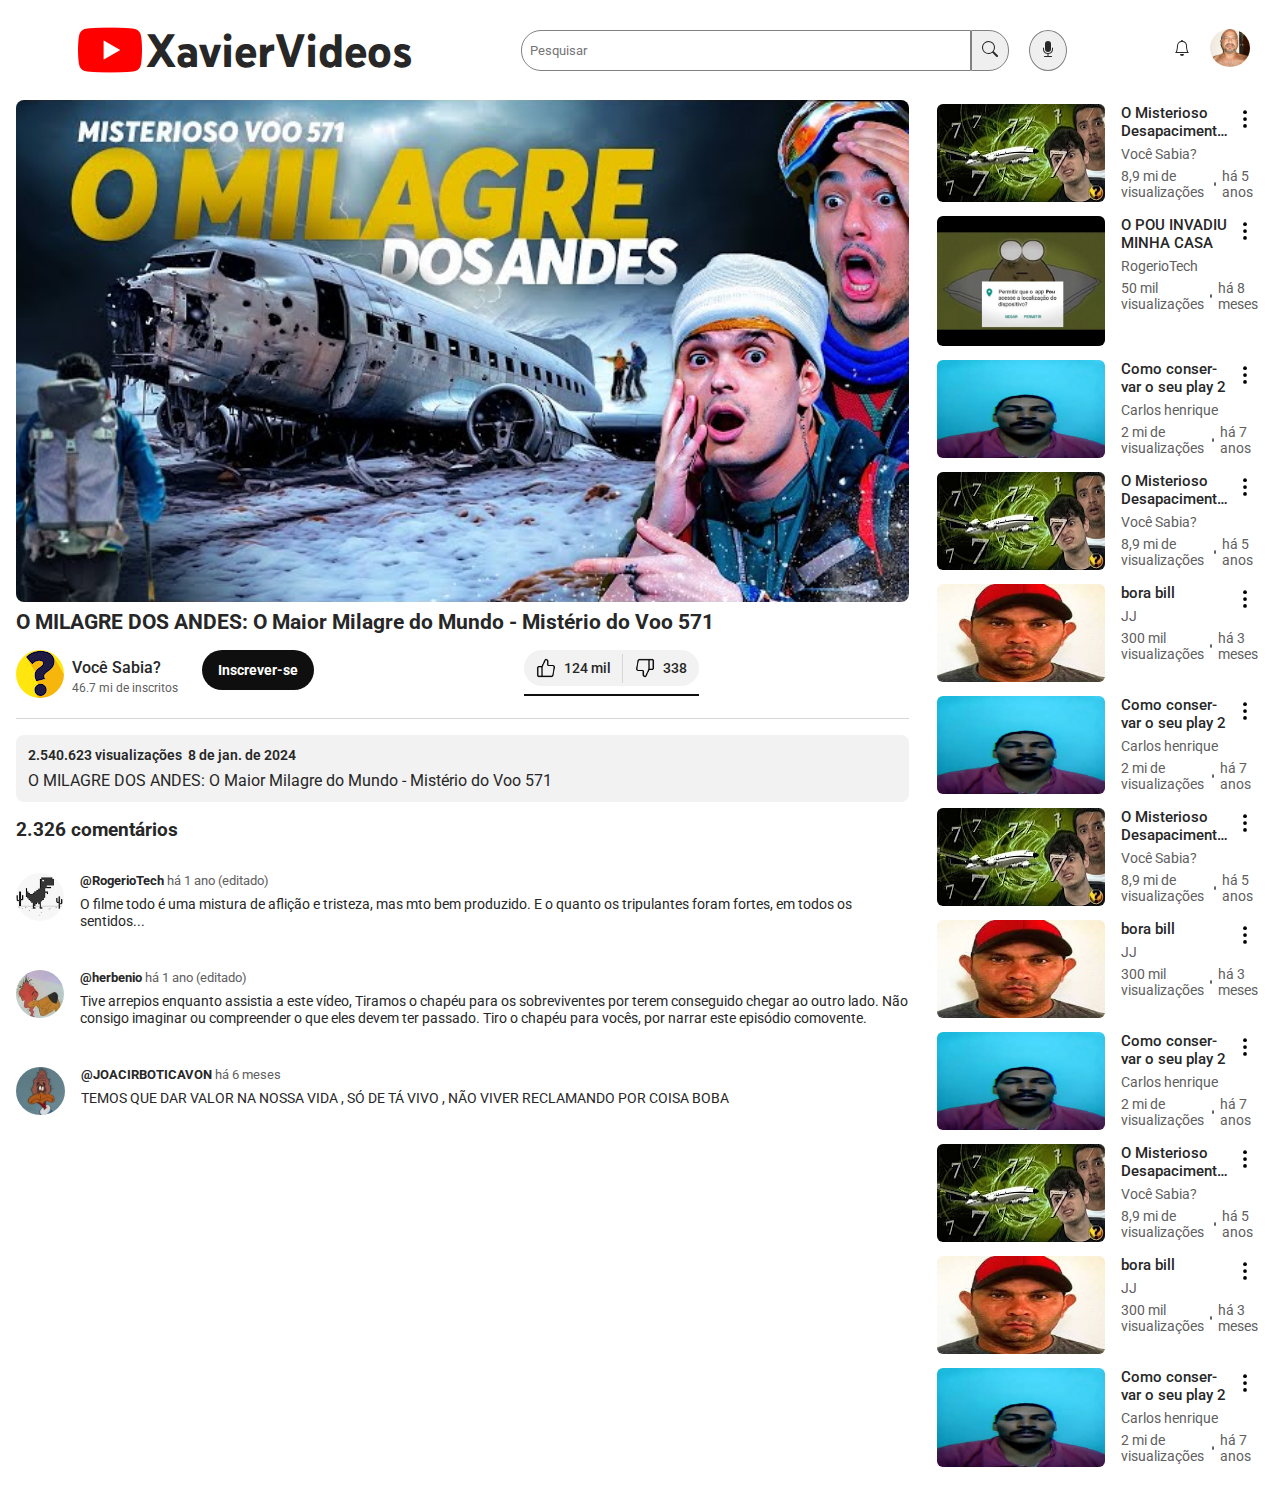
<file: index.html>
<!DOCTYPE html>
<html lang="pt-br">
<head>
  <meta charset="UTF-8">
  <meta name="viewport" content="width=device-width, initial-scale=1.0">
  <title>Mistério do Voo 571</title>
  <link rel="stylesheet" href="styles/header.css">
  <link rel="stylesheet" href="styles/recommended-bar.css">
  <link rel="stylesheet" href="styles/global.css">
  <link rel="stylesheet" href="styles/video.css">
  <link rel="stylesheet" href="styles/view-video.css">
  <link rel="stylesheet" href="styles/comments.css">
</head>
<body>
  <div class="container">
    <header class="header">
        <div class="left-section">
          <button class="hamburger-menu"></button>
          <a href="home.html" class="logo">
            <img class="youtubeLogo" src="src/icons/youtube-icon.png" alt="youtube-logo">
            <span>XavierVideos</span>
          </a>
        </div>
  
        <div class="search-bar">
          <input type="text" placeholder="Pesquisar">
          <button>
            <svg xmlns="http://www.w3.org/2000/svg" width="16" height="16" fill="currentColor" class="bi bi-search"
              viewBox="0 0 16 16">
              <path
                d="M11.742 10.344a6.5 6.5 0 1 0-1.397 1.398h-.001q.044.06.098.115l3.85 3.85a1 1 0 0 0 1.415-1.414l-3.85-3.85a1 1 0 0 0-.115-.1zM12 6.5a5.5 5.5 0 1 1-11 0 5.5 5.5 0 0 1 11 0" />
            </svg>
          </button>
          <button id="mic">
            <svg xmlns="http://www.w3.org/2000/svg" width="16" height="16" fill="currentColor" class="bi bi-mic-fill"
              viewBox="0 0 16 16">
              <path d="M5 3a3 3 0 0 1 6 0v5a3 3 0 0 1-6 0z" />
              <path
                d="M3.5 6.5A.5.5 0 0 1 4 7v1a4 4 0 0 0 8 0V7a.5.5 0 0 1 1 0v1a5 5 0 0 1-4.5 4.975V15h3a.5.5 0 0 1 0 1h-7a.5.5 0 0 1 0-1h3v-2.025A5 5 0 0 1 3 8V7a.5.5 0 0 1 .5-.5" />
            </svg>
          </button>
        </div>
  
        <div class="icons">
          <span><svg xmlns="http://www.w3.org/2000/svg" width="16" height="16" fill="currentColor" class="bi bi-bell"
              viewBox="0 0 16 16">
              <path
                d="M8 16a2 2 0 0 0 2-2H6a2 2 0 0 0 2 2M8 1.918l-.797.161A4 4 0 0 0 4 6c0 .628-.134 2.197-.459 3.742-.16.767-.376 1.566-.663 2.258h10.244c-.287-.692-.502-1.49-.663-2.258C12.134 8.197 12 6.628 12 6a4 4 0 0 0-3.203-3.92zM14.22 12c.223.447.481.801.78 1H1c.299-.199.557-.553.78-1C2.68 10.2 3 6.88 3 6c0-2.42 1.72-4.44 4.005-4.901a1 1 0 1 1 1.99 0A5 5 0 0 1 13 6c0 .88.32 4.2 1.22 6" />
            </svg></span>
          <span><img src="src/users/jailson.jpg"
              alt="foto de perfil"></span>
        </div>
    </header>
    <div class="content-container">
      <main class="main">
        <section class="video-player">
          
        </section>
        <section class="video-header">
          <h1>O MILAGRE DOS ANDES: O Maior Milagre do Mundo - Mistério do Voo 571</h1>
          <div class="video-row">
            <div class="video-channel">
              <div class="video-channel-content">
                <div class="video-channel-icon"><img src="src/users/voce-sabia.jpg" alt="Icone do canal Você Sabia?"></div>
                <div class="video-channel-info">
                  <span class="video-channel-title">
                    Você Sabia?
                  </span>
                  <span class="video-channel-subscribers">46.7 mi de inscritos</span>
                </div>
              </div>
              <button class="video-channel-subscribe-button">Inscrever-se</button>
            </div>
            <div class="rating">
              <div class="rating-buttons-wrap">
                <div class="like-button rating-button">
                  <span class="thumbs-up-icon rating-icon"></span> 
                  124 mil
                </div>
                <div class="rating-buttons-divider"></div>
                <div class="unlike-button rating-button">
                  <span class="thumbs-down-icon rating-icon"></span>
                  338
                </div>
              </div>
              <div class="rating-metric"></div>
            </div>
          </div>
        </section>
        <hr>
        <section class="video-description">
          <div class="video-info">
            <span>2.540.623 visualizações</span><span>&nbsp;</span> <span>8 de jan. de 2024</span>
          </div>
          <p class="video-description-content">
            O MILAGRE DOS ANDES: O Maior Milagre do Mundo - Mistério do Voo 571
          </p>
        </section>
        <section class="video-comments">
          <span class="comments-count">2.326 comentários</span>
          <div class="comment">
            <div class="user-pic">
              <img src="src/users/user-pic.jpg" alt="user rogeriotech pic">
            </div>
            <div class="comment-info">
              <div class="comment-user-info">
                <span class="comment-username">@RogerioTech</span>
                <span class="comment-data">há 1 ano (editado)</span>
              </div>
              <div class="comment-content">
                O filme todo é uma mistura de aflição e tristeza, mas mto bem produzido. E o quanto os tripulantes foram fortes, em todos os sentidos...
              </div>
              <div class="comment-row"></div>
            </div>
          </div>
          <div class="comment">
            <div class="user-pic">
              <img src="src/users/herbenio.jpg" alt="user rogeriotech pic">
            </div>
            <div class="comment-info">
              <div class="comment-user-info">
                <span class="comment-username">@herbenio</span>
                <span class="comment-data">há 1 ano (editado)</span>
              </div>
              <div class="comment-content">
                Tive arrepios enquanto assistia a este vídeo, Tiramos o chapéu para os sobreviventes por terem conseguido chegar ao outro lado. Não consigo imaginar ou compreender o que eles devem ter passado. Tiro o chapéu para vocês, por narrar este episódio comovente.
              </div>
              <div class="comment-row"></div>
            </div>
          </div>
          <div class="comment">
            <div class="user-pic">
              <img src="src/users/joacir.jpg" alt="user rogeriotech pic">
            </div>
            <div class="comment-info">
              <div class="comment-user-info">
                <span class="comment-username">@JOACIRBOTICAVON</span>
                <span class="comment-data">há 6 meses</span>
              </div>
              <div class="comment-content">
                TEMOS  QUE  DAR  VALOR  NA 
                NOSSA  VIDA  ,  SÓ  DE  TÁ  VIVO  , NÃO  VIVER  RECLAMANDO  POR  COISA  BOBA
              </div>
              <div class="comment-row"></div>
            </div>
          </div>
          <div class="view-more"><img src="src/icons/ellipsis.svg" alt="view-more ellipsis"></div>
        </section>
      </main>
      <aside class="navigation">
        <a href="#">
          <article class="recommended-video">
            <div class="recommended-video-thumb">
                <img src="src/videos/recommended1.jpg" alt="Thumbnail O Misterioso Desapacimento do VOO VARIG e o NÚMERO 7">
            </div>
            <div class="recommended-video-content">
              <h1>O Misterioso Desapacimento do VOO VARIG e o NÚMERO 7</h1>
              <div class="recommended-vertical-ellipsis">
                <img src="src/icons/vertical-ellipsis.svg" alt="vertical ellipsis">
              </div>
              <p class="recommended-channel-name">Você Sabia?</p>
              <p class="recommended-video-info">8,9 mi de visualizações <span class="information-divider"></span> há 5 anos</p>
            </div>
          </article>
        </a>
        <a href="#">
          <article class="recommended-video">
            <div class="recommended-video-thumb">
                <img src="src/videos/pou.jpg" alt="Thumbnail O pou invadiu minha casa">
            </div>
            <div class="recommended-video-content">
              <h1>O POU INVADIU MINHA CASA</h1>
              <div class="recommended-vertical-ellipsis">
                <img src="src/icons/vertical-ellipsis.svg" alt="vertical ellipsis">
              </div>
              <p class="recommended-channel-name">RogerioTech</p>
              <p class="recommended-video-info">50 mil visualizações <span class="information-divider"></span>há 8 meses</p>
            </div>
          </article>
        </a>
        <a href="#">
          <article class="recommended-video">
            <div class="recommended-video-thumb">
                <img src="src/videos/play2.jfif" alt="Thumbnail como conservar o seu play 2">
            </div>
            <div class="recommended-video-content">
              <h1>Como conservar o seu play 2</h1>
              <div class="recommended-vertical-ellipsis">
                <img src="src/icons/vertical-ellipsis.svg" alt="vertical ellipsis">
              </div>
              <p class="recommended-channel-name">Carlos henrique</p>
              <p class="recommended-video-info">2 mi de visualizações <span class="information-divider"></span> há 7 anos</p>
            </div>
          </article>
        </a>
        <a href="#">
          <article class="recommended-video">
            <div class="recommended-video-thumb">
                <img src="src/videos/recommended1.jpg" alt="Thumbnail O Misterioso Desapacimento do VOO VARIG e o NÚMERO 7">
            </div>
            <div class="recommended-video-content">
              <h1>O Misterioso Desapacimento do VOO VARIG e o NÚMERO 7</h1>
              <div class="recommended-vertical-ellipsis">
                <img src="src/icons/vertical-ellipsis.svg" alt="vertical ellipsis">
              </div>
              <p class="recommended-channel-name">Você Sabia?</p>
              <p class="recommended-video-info">8,9 mi de visualizações <span class="information-divider"></span> há 5 anos</p>
            </div>
          </article>
        </a>
        <a href="#">
          <article class="recommended-video">
            <div class="recommended-video-thumb">
                <img src="src/videos/bora-bill.jfif" alt="Thumbnail bora bill">
            </div>
            <div class="recommended-video-content">
              <h1>bora bill</h1>
              <div class="recommended-vertical-ellipsis">
                <img src="src/icons/vertical-ellipsis.svg" alt="vertical ellipsis">
              </div>
              <p class="recommended-channel-name">JJ</p>
              <p class="recommended-video-info">300 mil visualizações <span class="information-divider"></span> há 3 meses</p>
            </div>
          </article>
        </a>
        <a href="#">
          <article class="recommended-video">
            <div class="recommended-video-thumb">
                <img src="src/videos/play2.jfif" alt="Thumbnail bora bill">
            </div>
            <div class="recommended-video-content">
              <h1>Como conservar o seu play 2</h1>
              <div class="recommended-vertical-ellipsis">
                <img src="src/icons/vertical-ellipsis.svg" alt="vertical ellipsis">
              </div>
              <p class="recommended-channel-name">Carlos henrique</p>
              <p class="recommended-video-info">2 mi de visualizações <span class="information-divider"></span> há 7 anos</p>
            </div>
          </article>
        </a>
        <a href="#">
          <article class="recommended-video">
            <div class="recommended-video-thumb">
                <img src="src/videos/recommended1.jpg" alt="Thumbnail O Misterioso Desapacimento do VOO VARIG e o NÚMERO 7">
            </div>
            <div class="recommended-video-content">
              <h1>O Misterioso Desapacimento do VOO VARIG e o NÚMERO 7</h1>
              <div class="recommended-vertical-ellipsis">
                <img src="src/icons/vertical-ellipsis.svg" alt="vertical ellipsis">
              </div>
              <p class="recommended-channel-name">Você Sabia?</p>
              <p class="recommended-video-info">8,9 mi de visualizações <span class="information-divider"></span> há 5 anos</p>
            </div>
          </article>
        </a>
        <a href="#">
          <article class="recommended-video">
            <div class="recommended-video-thumb">
                <img src="src/videos/bora-bill.jfif" alt="Thumbnail bora bill">
            </div>
            <div class="recommended-video-content">
              <h1>bora bill</h1>
              <div class="recommended-vertical-ellipsis">
                <img src="src/icons/vertical-ellipsis.svg" alt="vertical ellipsis">
              </div>
              <p class="recommended-channel-name">JJ</p>
              <p class="recommended-video-info">300 mil visualizações <span class="information-divider"></span> há 3 meses</p>
            </div>
          </article>
        </a>
        <a href="#">
          <article class="recommended-video">
            <div class="recommended-video-thumb">
                <img src="src/videos/play2.jfif" alt="Thumbnail bora bill">
            </div>
            <div class="recommended-video-content">
              <h1>Como conservar o seu play 2</h1>
              <div class="recommended-vertical-ellipsis">
                <img src="src/icons/vertical-ellipsis.svg" alt="vertical ellipsis">
              </div>
              <p class="recommended-channel-name">Carlos henrique</p>
              <p class="recommended-video-info">2 mi de visualizações <span class="information-divider"></span> há 7 anos</p>
            </div>
          </article>
        </a>
        <a href="#">
          <article class="recommended-video">
            <div class="recommended-video-thumb">
                <img src="src/videos/recommended1.jpg" alt="Thumbnail O Misterioso Desapacimento do VOO VARIG e o NÚMERO 7">
            </div>
            <div class="recommended-video-content">
              <h1>O Misterioso Desapacimento do VOO VARIG e o NÚMERO 7</h1>
              <div class="recommended-vertical-ellipsis">
                <img src="src/icons/vertical-ellipsis.svg" alt="vertical ellipsis">
              </div>
              <p class="recommended-channel-name">Você Sabia?</p>
              <p class="recommended-video-info">8,9 mi de visualizações <span class="information-divider"></span> há 5 anos</p>
            </div>
          </article>
        </a>
        <a href="#">
          <article class="recommended-video">
            <div class="recommended-video-thumb">
                <img src="src/videos/bora-bill.jfif" alt="Thumbnail bora bill">
            </div>
            <div class="recommended-video-content">
              <h1>bora bill</h1>
              <div class="recommended-vertical-ellipsis">
                <img src="src/icons/vertical-ellipsis.svg" alt="vertical ellipsis">
              </div>
              <p class="recommended-channel-name">JJ</p>
              <p class="recommended-video-info">300 mil visualizações <span class="information-divider"></span> há 3 meses</p>
            </div>
          </article>
        </a>
        <a href="#">
          <article class="recommended-video">
            <div class="recommended-video-thumb">
                <img src="src/videos/play2.jfif" alt="Thumbnail bora bill">
            </div>
            <div class="recommended-video-content">
              <h1>Como conservar o seu play 2</h1>
              <div class="recommended-vertical-ellipsis">
                <img src="src/icons/vertical-ellipsis.svg" alt="vertical ellipsis">
              </div>
              <p class="recommended-channel-name">Carlos henrique</p>
              <p class="recommended-video-info">2 mi de visualizações <span class="information-divider"></span> há 7 anos</p>
            </div>
          </article>
        </a>
      </aside>
    </div>
  </div>
</body>
</html>
</file>
<file: styles/header.css>
@font-face {
  font-family: "youtube-sans";
  src: url('../styles/fonts/YouTubeSansBold.otf');
}

.header {
  display: flex;
  grid-area: header;
  background: #fff;
  justify-content: space-between;
  align-items: center;
  padding: 0 30px;
  gap: 1rem;
}

.left-section {
  display: flex;
  align-items: center;
  gap: 3rem;
}

.hamburger-menu {
  font-size: 24px;
  background: none;
  border: none;
  cursor: pointer;
}

.logo {
  display: flex;
  gap: .25rem;
  align-items: center;
  text-decoration: none;
  img {
    width: 64px;
  }

  span {
    font-family: youtube-sans;
    font-size: 3rem;
  }
}

.search-bar {
  display: flex;
  flex-shrink: 1;
  flex-basis: 34.125rem;
}

.search-bar input {
  width: 100%;
  padding: .5rem;
  border-radius: 20px 0 0 20px;
  border: 1px solid gray;
}

.search-bar button {
  cursor: pointer;
  padding: 10px;
  border: 1px solid gray;
  border-radius: 0 20px 20px 0;
  transition: 0.3s;
}

.search-bar button:hover {
  background-color: rgb(214, 214, 214);
}

#mic {
  border-radius: 50%;
  margin-left: 20px;
}

.icons {
  display: flex;
  align-items: center;
  gap: 20px;
}

.icons img {
  width: 40px;
  border-radius: 50%;
}

@media screen and (max-width: 880px) {
  .left-section {
    gap: 0;
  }

  .logo {
    span {
      display: none;
    }
  }
}
</file>
<file: styles/recommended-bar.css>
.navigation {
  display: flex;
  flex-direction: column;
  gap: .375rem;


  a {
    text-decoration: initial;
    color: inherit;
  }

  a:active {
    background-color: var(--gray-lighter);
    border-radius: 8px;
  }
}

.recommended-video {
  display: grid;
  grid-template-columns: 168px 1fr;
  grid-template-rows: 1;
  column-gap: 1rem;
  margin-right: .5rem;
  padding: .25rem;
}

.recommended-video-thumb {
  width: 100%;
  overflow: hidden;
  border-radius: 6px;
  position: relative;
  cursor: pointer;
  
  img {
    width: 100%;
    height: 100%;
    background-color: #000000;
  }
}


.recommended-video-content {
  display: flex;
  flex-direction: column;
  gap: .375rem;
  position: relative;

  h1 {
    font-weight: 500;
    font-size: .925rem;
    padding-right: 2rem;
    max-width: 300px;

    overflow: hidden;
    display: -webkit-box;
    -webkit-line-clamp: 2;
    -webkit-box-orient: vertical;
    text-overflow: ellipsis;

    word-break: keep-all;
    hyphens: auto;
  }
  
  .recommended-vertical-ellipsis {
    width: 1.875rem;
    height: 1.875rem;
    position: absolute;
    right: 0;
    cursor: pointer;
    border-radius: 50%;

    img {
      width: 100%;
    }

    &:hover {
      background-color: var(--gray-lighter);
    }
  }

  .recommended-channel-name {
    font-size: .875rem;
    color: var(--gray);
  }

  .recommended-video-info {
    display: flex;
    align-items: center;
    gap: .375rem;
    color: var(--gray);
    font-size: .875rem;

    .information-divider {
      width: .25rem;
      height: .25rem;
      display: block;
      border-radius: 50%;
      background-color: var(--gray);
    }
  }
}
</file>
<file: styles/global.css>
@font-face {
  font-family: 'Roboto';
  src: url('fonts/Roboto-VariableFont_wdth\,wght.ttf');
}

:root {
  --gray: #606060;
  --gray-light: #d6d6d6;
  --gray-lightness: #F2F2F2;
  --gray-lighter: #E5E5E5;

  --gray-darkness: #272727;
  --black: #0f0f0f;
}

* {
  padding: 0;
  margin: 0;
  box-sizing: border-box;
  font-family: 'Roboto', 'Open Sans', 'Helvetica Neue', sans-serif;
  color: var(--gray-darkness);
}
</file>
<file: styles/video.css>
.video-player {
  background-image: url('../src/videos/thumbnail.jpg');
  background-repeat: no-repeat;
  background-size: cover;
  background-position: center;
  width: 100%;
  aspect-ratio: 16 / 9;
  background-color: var(--gray);
  border-radius: 8px;

  cursor: pointer;
}

.video-header {
  margin-top: .5rem;

  h1 {
    font-size: 1.3rem;
    font-weight: 700;
  }
}

.video-row {
  display: flex;
  margin: 1rem 0;
}

.video-channel {
  display: flex;
  gap: 1.5rem;

  .video-channel-content {
    display: flex;
    gap: .5rem;

    .video-channel-icon {
      img {
        border-radius: 50%;
      }
    }

    .video-channel-info {
      display: flex;
      flex-direction: column;
      justify-content: center;
      gap: .25rem;
      cursor: pointer;

      .video-channel-title {
        font-weight: 500;
      }

      .video-channel-subscribers {
        font-size: .75rem;
        color: var(--gray);
      }
    }

  }

  .video-channel-subscribe-button {
    height: 2.5rem;
    border-radius: 20px;
    border: 0;
    padding: 0 1rem;
    background-color: var(--black);
    color: white;
    font-size: .875rem;
    font-weight: bold;
    cursor: pointer;

    &:hover {
      color: white;
      background-color: var(--gray-darkness);
    }
  }
}

.rating {
  display: flex;
  flex-direction: column;
  margin: 0 auto;

  gap: .5rem;
}

.rating-buttons-wrap {
  display: flex;
  position: relative;
  
  .rating-button {
    display: flex;
    align-items: center;
    gap: .5rem;
    background-color: var(--gray-lightness);
    padding: .5rem .75rem;
    cursor: pointer;
    font-weight: 500;
    font-size: .875rem;
    
    &:hover {
      background-color: var(--gray-lighter);
    }

    &:hover .thumbs-up-icon {
      background-image: url('../src/icons/thumbs-up-filled.png')
    }

    &:hover .thumbs-down-icon {
      background-image: url('../src/icons/thumbs-down-filled.png')
    }

    &:active {
      background-color: var(--gray-lighter);
    }
  }
    
  .like-button { border-radius: 20px 0 0 20px; }
  
  .unlike-button { border-radius: 0 20px 20px 0px; }

  .rating-buttons-divider {
    position: absolute;
    height: 80%;
    width: 1px;
    background-color: var(--gray-light);
    left: 56%;
    top: 10%;
  }
}

.rating-icon {
  display: block;
  background-image: url('../src/icons/thumbs-up.png');
  background-size: contain;
  width: 1.25rem;
  height: 1.25rem;
}

.thumbs-up-icon {
  background-image: url('../src/icons/thumbs-up.png');
}

.thumbs-down-icon {
  background-image: url('../src/icons/thumbs-down.png');
}

.rating-metric {
  height: 2px;
  width: 100%;
  background-color: var(--black);
}

hr {
  background-color: var(--gray-light);
  border: 0;
  height: 1px;
}

.video-description {
  margin-top: 1rem;
  border-radius: 8px;
  padding: .75rem;
  background-color: var(--gray-lightness);

  .video-info {
    font-size: .875rem;
    font-weight: 600;
    margin-bottom: .5rem;
  }
}

@media screen and (max-width: 660px) {
  .video-row {
    flex-direction: column;
    gap: 1rem;
  }

  .video-channel {
    justify-content: space-between;
  }
}
</file>
<file: styles/view-video.css>
.container {
  display: grid;
  grid-template-areas:
    "header header"
    "content content";
  grid-template-rows: 100px 1fr;
  min-height: 100vh;
}

.content-container {
  grid-area: content;
  display: grid;
  grid-template-columns: 3fr 1fr;
  margin: 0 4rem;
  margin-bottom: 2rem;
}

.main {
  padding: 0 .5rem;
  margin-right: 1rem;
}

@media screen and (max-width: 1440px) {
  .content-container {
    margin: 0 .5rem 2rem .5rem;
  }
} 

@media screen and (max-width: 1024px) {
  .content-container {
    display: flex;
    flex-direction: column;
    margin: 0 .25rem 2rem .25rem;
  }
}
</file>
<file: styles/comments.css>
.video-comments {
  display: flex;
  flex-direction: column;
  gap: 2rem;
  margin-top: 1rem;

  .comments-count {
    font-weight: bold;
    font-size: 1.2rem;
  }

  .view-more { display: none; }
}

.comment {
  display: flex;
  flex-direction: row;
  gap: 1rem;
}

.user-pic {
  min-width: 3rem;
  height: 3rem;
  
  img {
    width: 100%;
    height: 100%;
    border-radius: 50%;
  }
}

.comment-info {
  display: flex;
  flex-direction: column;
  gap: .5rem;

  .comment-user-info {
    font-size: .8rem;
    
    .comment-username { font-weight: bold; }
    .comment-data {
      color: var(--gray);
    }
  }
  
  .comment-content {
    display: -webkit-box;
    word-break: keep-all;
    hyphens: auto;
    font-size: .9rem;
  }
}

@media screen and (max-width: 1024px) {
  .video-comments {
    display: flex;
    align-items: center;
    margin-bottom: 2rem;
    border-radius: 10px;
    padding: 1rem;
    background-color: var(--gray-lightness);
    cursor: pointer;

    &:hover {
      background-color: var(--gray-lighter);
    }

    .view-more {
      display: block;
      width: 3rem;
      border-radius: 10px;

      &:hover {
        background-color: var(--gray-lightness);
      }

      img {
        width: 100%;
      }
    }
  }

}
</file>
